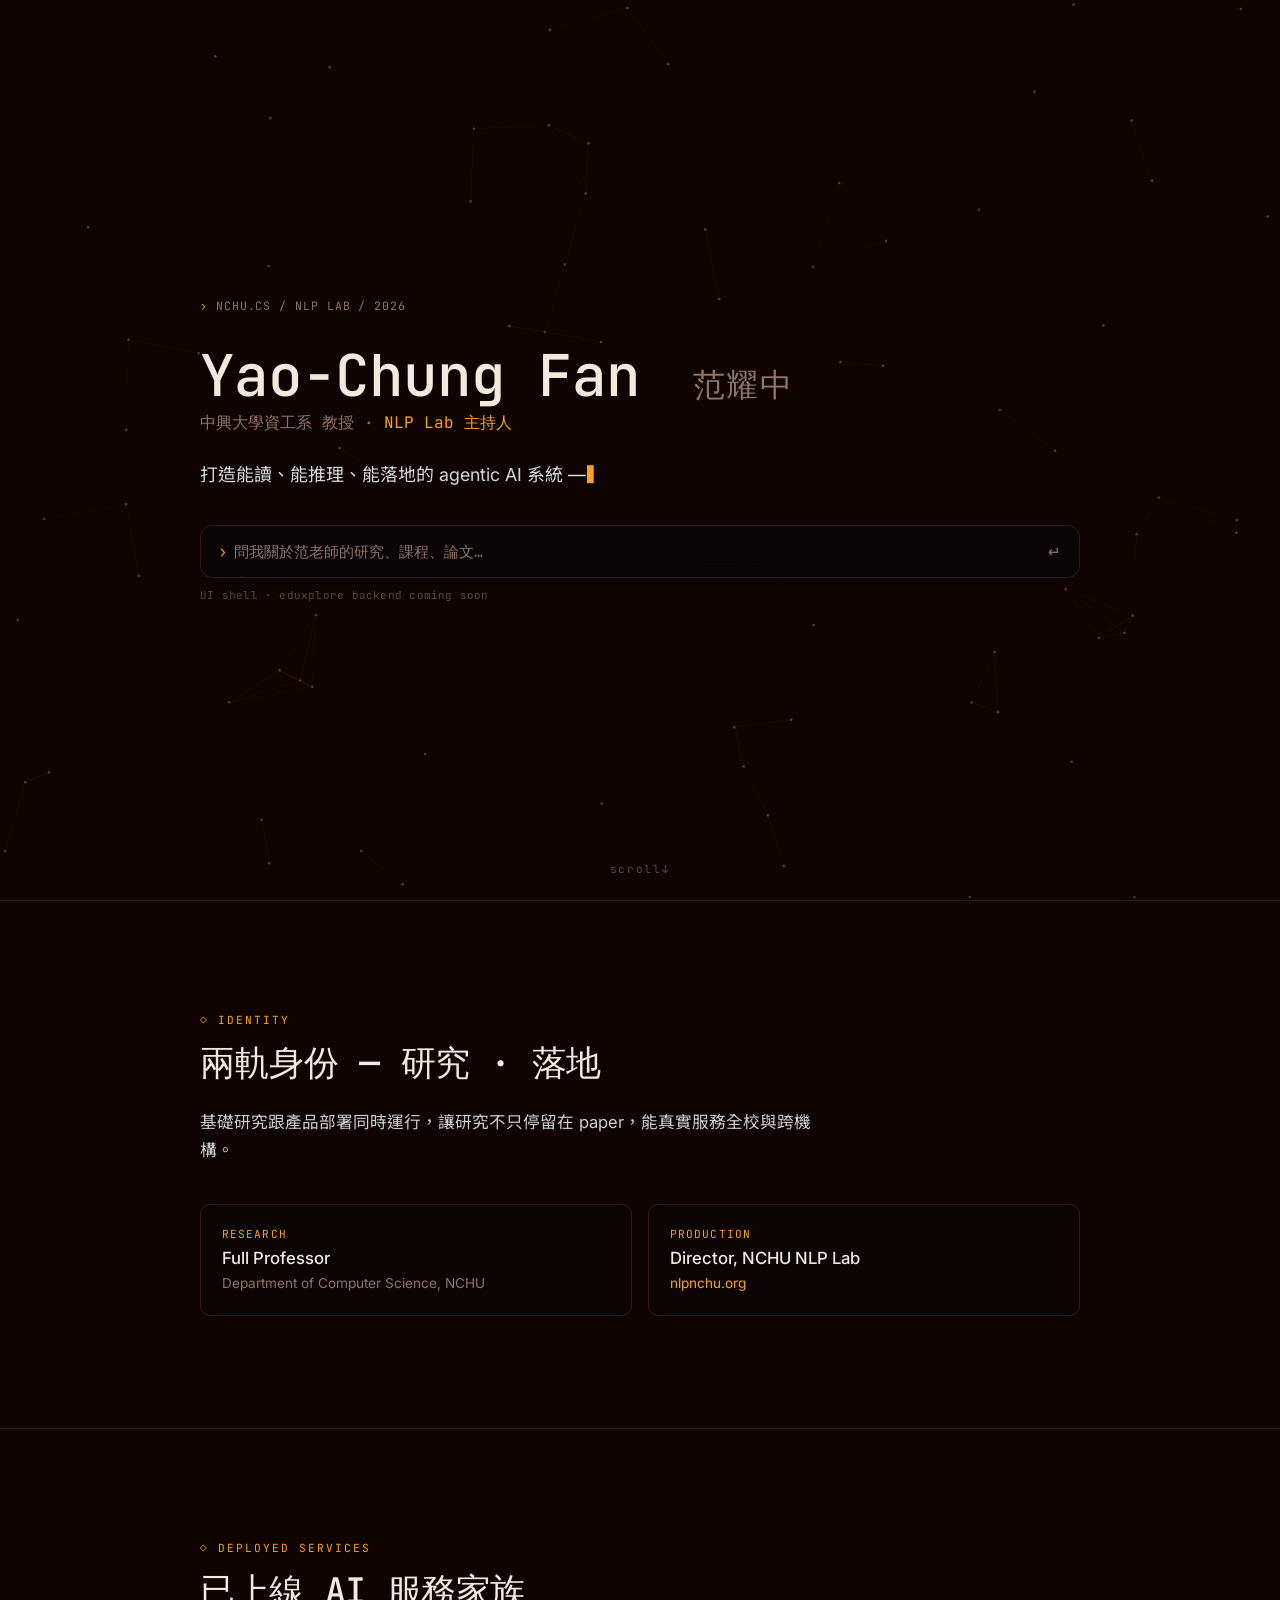
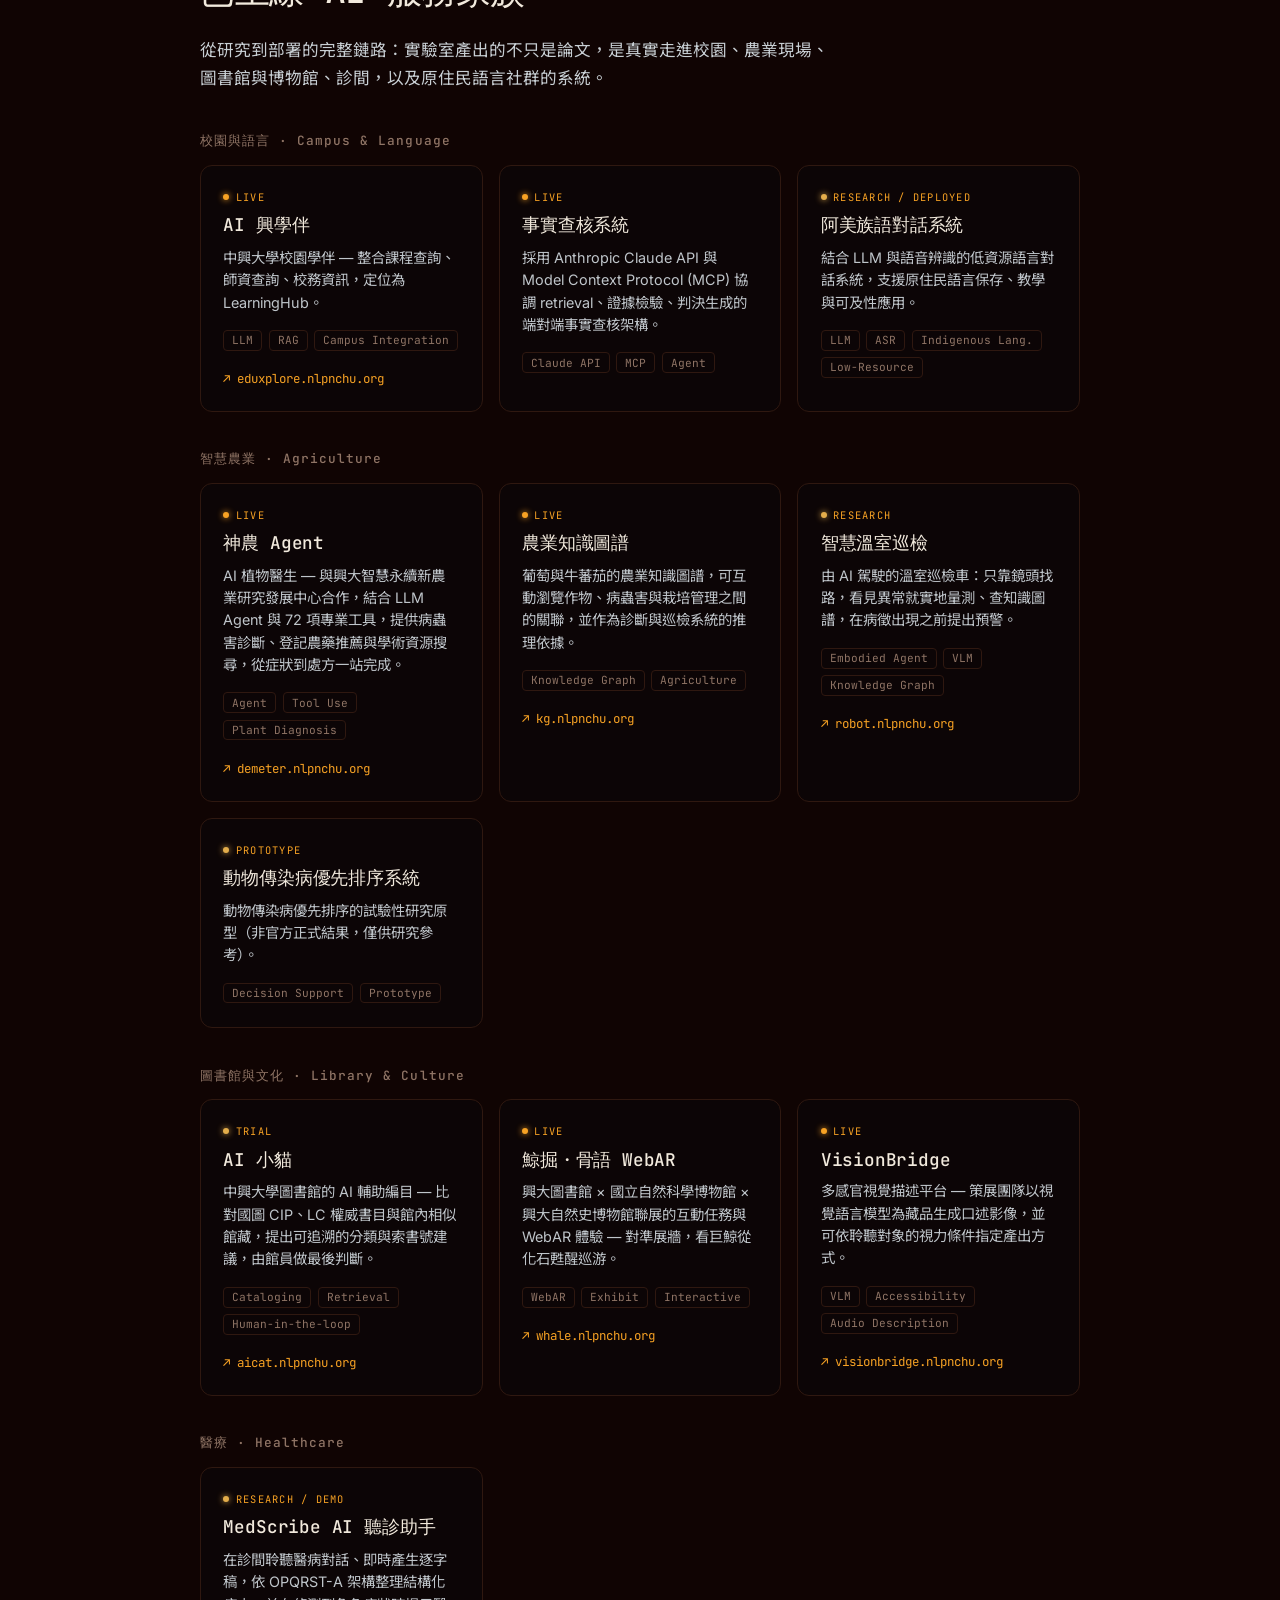
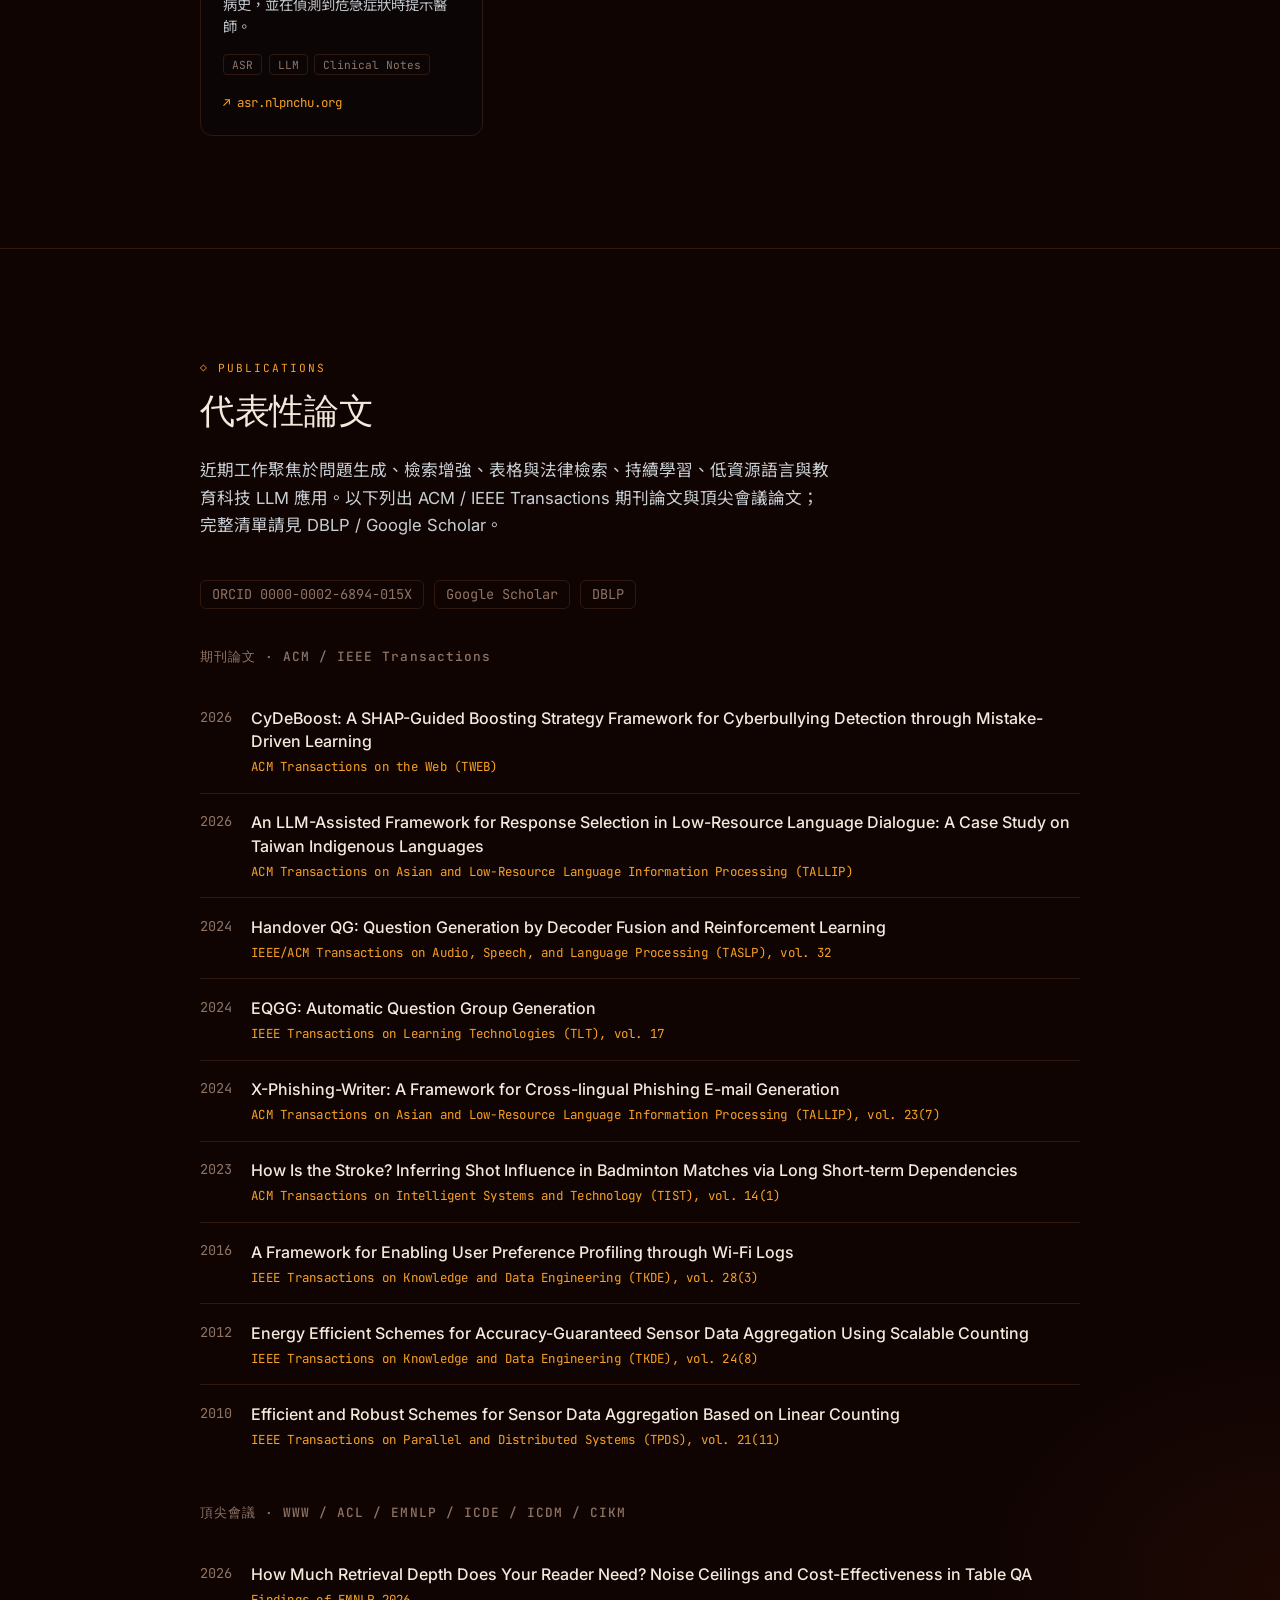
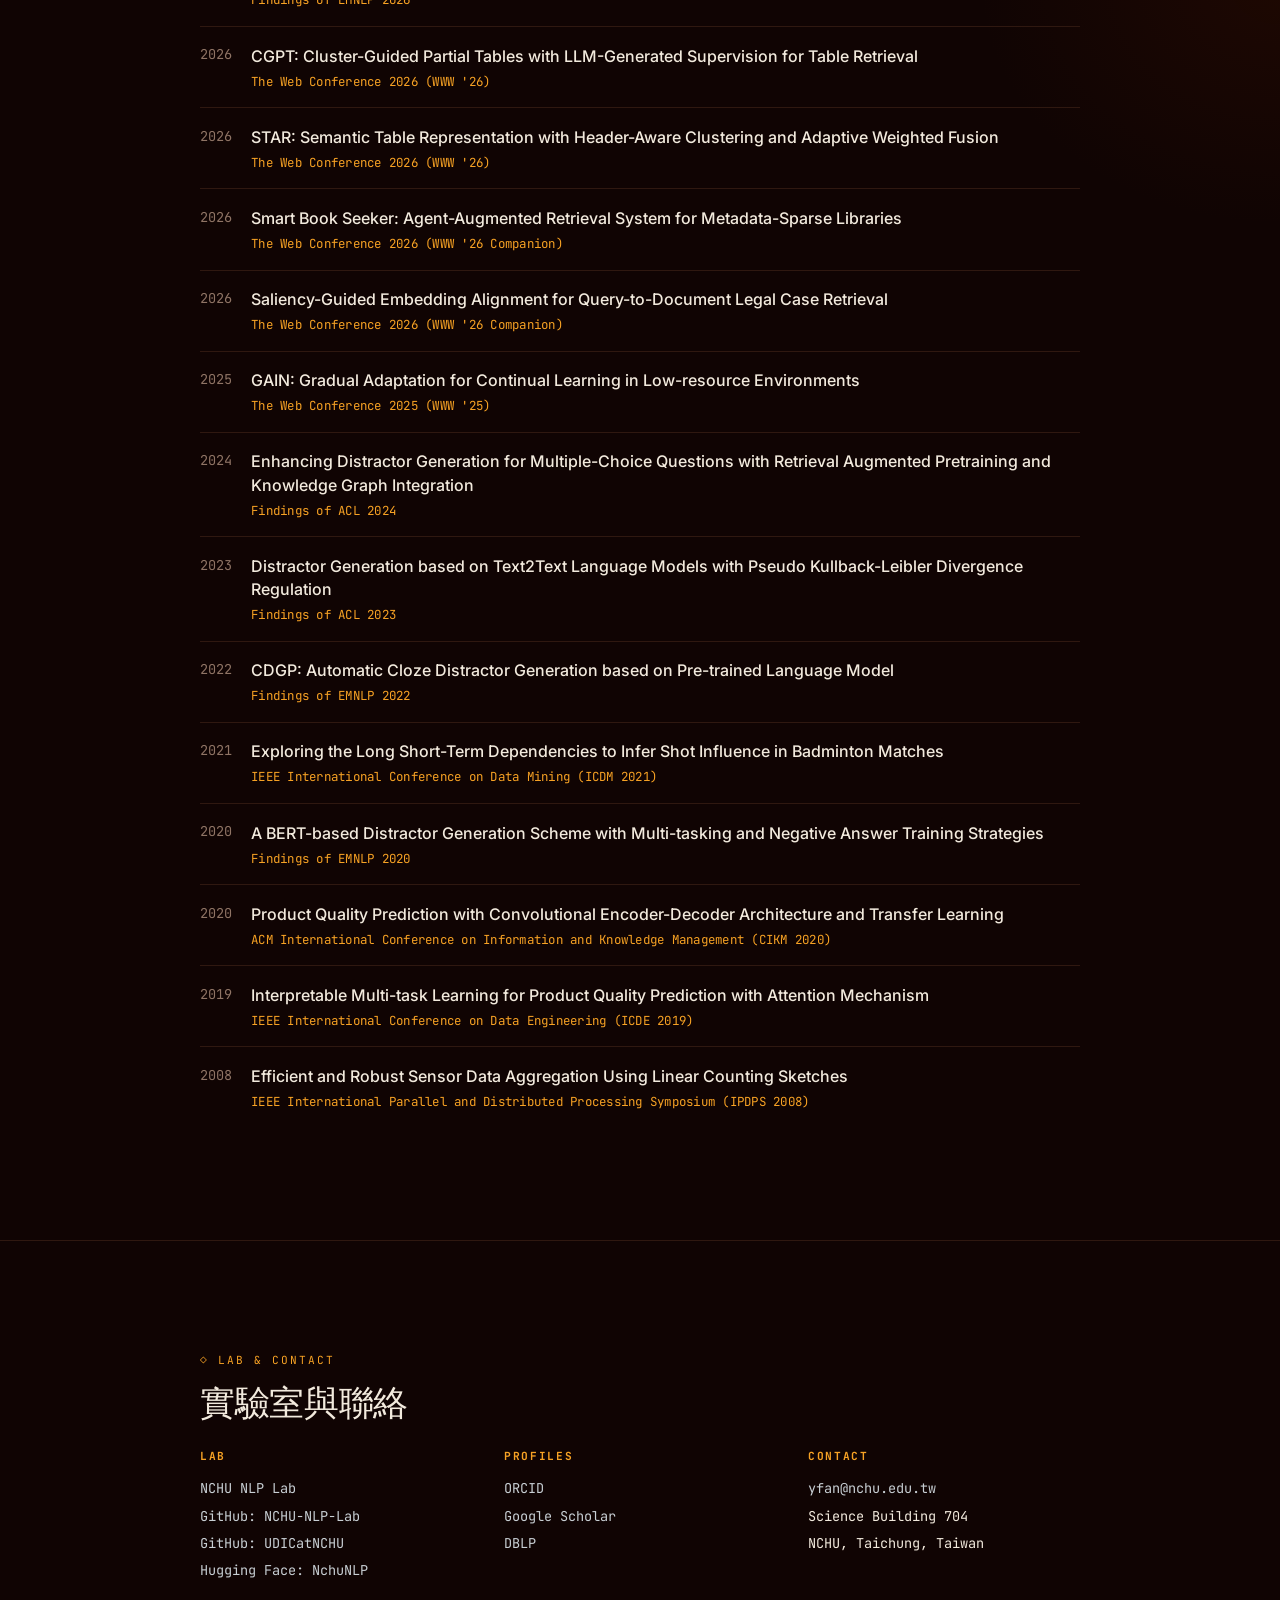
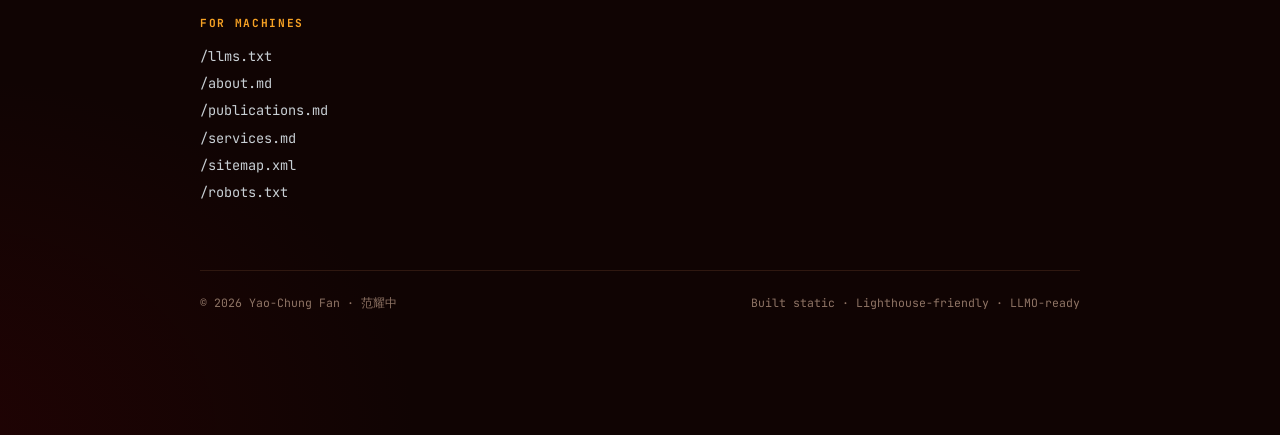
<file: index.html>
<!doctype html>
<html lang="zh-Hant">
<head>
<meta charset="utf-8">
<meta name="viewport" content="width=device-width,initial-scale=1">

<title>Yao-Chung Fan (范耀中) · 中興大學資工系教授 · NLP Lab 主持人</title>
<meta name="description" content="Yao-Chung Fan (范耀中) — Full Professor at NCHU CS, Director of the NCHU NLP Lab. Research on Natural Language Generation, Agentic AI, Educational LLMs. Leads deployment of AI 興學伴 (eduxplore), 神農 Agent for plant diagnosis, fact-checking with Claude+MCP, library and museum AI (AI 小貓, VisionBridge, WebAR), and Amis Indigenous-language dialogue.">
<meta name="author" content="Yao-Chung Fan">
<meta name="robots" content="index, follow, max-image-preview:large">
<link rel="canonical" href="https://yfan.nlpnchu.org/">
<link rel="alternate" hreflang="zh-Hant" href="https://yfan.nlpnchu.org/">
<link rel="alternate" hreflang="en" href="https://yfan.nlpnchu.org/">
<link rel="alternate" hreflang="x-default" href="https://yfan.nlpnchu.org/">

<meta property="og:type" content="profile">
<meta property="og:title" content="Yao-Chung Fan · NCHU NLP Lab">
<meta property="og:description" content="Full Professor at NCHU CS, Director of the NCHU NLP Lab. Agentic AI, NLG, Educational LLMs.">
<meta property="og:url" content="https://yfan.nlpnchu.org/">
<meta property="og:image" content="https://yfan.nlpnchu.org/img/author-pic.jpg">
<meta property="og:locale" content="zh_TW">
<meta property="og:locale:alternate" content="en_US">
<meta property="profile:first_name" content="Yao-Chung">
<meta property="profile:last_name" content="Fan">

<meta name="twitter:card" content="summary_large_image">
<meta name="twitter:title" content="Yao-Chung Fan · NCHU NLP Lab">
<meta name="twitter:description" content="Full Professor at NCHU CS, Director of the NCHU NLP Lab.">
<meta name="twitter:image" content="https://yfan.nlpnchu.org/img/author-pic.jpg">

<link rel="me" href="https://orcid.org/0000-0002-6894-015X">
<link rel="me" href="https://scholar.google.com/citations?user=AGJnJ98AAAAJ">
<link rel="me" href="https://dblp.org/pers/hd/f/Fan:Yao=Chung">
<link rel="me" href="https://github.com/NCHU-NLP-Lab">
<link rel="me" href="https://github.com/UDICatNCHU">

<script type="application/ld+json">
{
  "@context": "https://schema.org",
  "@graph": [
    {
      "@type": "Person",
      "@id": "https://yfan.nlpnchu.org/#person",
      "name": "Yao-Chung Fan",
      "alternateName": [
        "范耀中",
        "Yao Chung Fan"
      ],
      "givenName": "Yao-Chung",
      "familyName": "Fan",
      "honorificPrefix": "Prof.",
      "jobTitle": [
        "Full Professor",
        "Director, NCHU NLP Laboratory"
      ],
      "email": "mailto:yfan@nchu.edu.tw",
      "url": "https://yfan.nlpnchu.org/",
      "image": "https://yfan.nlpnchu.org/img/author-pic.jpg",
      "workLocation": {
        "@type": "Place",
        "name": "Science Building Room 704, National Chung Hsing University",
        "address": {
          "@type": "PostalAddress",
          "addressLocality": "Taichung",
          "addressCountry": "TW"
        }
      },
      "affiliation": {
        "@type": "CollegeOrUniversity",
        "@id": "https://www.nchu.edu.tw/#org",
        "name": "National Chung Hsing University",
        "alternateName": "中興大學",
        "url": "https://www.nchu.edu.tw/",
        "department": {
          "@type": "EducationalOrganization",
          "name": "Department of Computer Science",
          "alternateName": "資訊工程學系"
        }
      },
      "alumniOf": {
        "@type": "CollegeOrUniversity",
        "name": "National Tsing Hua University",
        "alternateName": "國立清華大學",
        "url": "https://www.nthu.edu.tw/"
      },
      "knowsAbout": [
        "Natural Language Generation",
        "Natural Language Processing",
        "Agentic AI",
        "Large Language Models",
        "Educational Technology",
        "Machine Reading Comprehension",
        "Retrieval-Augmented Generation",
        "Question Generation",
        "Low-resource Language Dialogue",
        "Indigenous Language Technology"
      ],
      "sameAs": [
        "https://orcid.org/0000-0002-6894-015X",
        "https://scholar.google.com/citations?user=AGJnJ98AAAAJ&hl=en",
        "https://dblp.org/pers/hd/f/Fan:Yao=Chung",
        "https://github.com/NCHU-NLP-Lab",
        "https://github.com/UDICatNCHU",
        "https://huggingface.co/NchuNLP",
        "https://nlpnchu.org/"
      ]
    },
    {
      "@type": "ItemList",
      "@id": "https://yfan.nlpnchu.org/#publications",
      "name": "Selected Publications by Yao-Chung Fan",
      "itemListOrder": "https://schema.org/ItemListOrderDescending",
      "itemListElement": [
        {
          "@type": "ListItem",
          "position": 1,
          "item": {
            "@type": "ScholarlyArticle",
            "@id": "https://yfan.nlpnchu.org/#paper-tweb2026-cydeboost",
            "name": "CyDeBoost: A SHAP-Guided Boosting Strategy Framework for Cyberbullying Detection through Mistake-Driven Learning",
            "isPartOf": {
              "@type": "Periodical",
              "name": "ACM Transactions on the Web (TWEB)"
            },
            "datePublished": "2026",
            "sameAs": "https://doi.org/10.1145/3831585",
            "author": {
              "@id": "https://yfan.nlpnchu.org/#person"
            }
          }
        },
        {
          "@type": "ListItem",
          "position": 2,
          "item": {
            "@type": "ScholarlyArticle",
            "@id": "https://yfan.nlpnchu.org/#paper-tallip2026-response-selection",
            "name": "An LLM-Assisted Framework for Response Selection in Low-Resource Language Dialogue: A Case Study on Taiwan Indigenous Languages",
            "isPartOf": {
              "@type": "Periodical",
              "name": "ACM Transactions on Asian and Low-Resource Language Information Processing (TALLIP)"
            },
            "datePublished": "2026",
            "sameAs": "https://doi.org/10.1145/3845610",
            "author": {
              "@id": "https://yfan.nlpnchu.org/#person"
            }
          }
        },
        {
          "@type": "ListItem",
          "position": 3,
          "item": {
            "@type": "ScholarlyArticle",
            "@id": "https://yfan.nlpnchu.org/#paper-taslp2024-handover",
            "name": "Handover QG: Question Generation by Decoder Fusion and Reinforcement Learning",
            "isPartOf": {
              "@type": "Periodical",
              "name": "IEEE/ACM Transactions on Audio, Speech, and Language Processing (TASLP), vol. 32"
            },
            "datePublished": "2024",
            "sameAs": "https://doi.org/10.1109/TASLP.2024.3426292",
            "author": {
              "@id": "https://yfan.nlpnchu.org/#person"
            }
          }
        },
        {
          "@type": "ListItem",
          "position": 4,
          "item": {
            "@type": "ScholarlyArticle",
            "@id": "https://yfan.nlpnchu.org/#paper-tlt2024-eqgg",
            "name": "EQGG: Automatic Question Group Generation",
            "isPartOf": {
              "@type": "Periodical",
              "name": "IEEE Transactions on Learning Technologies (TLT), vol. 17"
            },
            "datePublished": "2024",
            "sameAs": "https://doi.org/10.1109/TLT.2024.3430225",
            "author": {
              "@id": "https://yfan.nlpnchu.org/#person"
            }
          }
        },
        {
          "@type": "ListItem",
          "position": 5,
          "item": {
            "@type": "ScholarlyArticle",
            "@id": "https://yfan.nlpnchu.org/#paper-tallip2024-xphishing",
            "name": "X-Phishing-Writer: A Framework for Cross-lingual Phishing E-mail Generation",
            "isPartOf": {
              "@type": "Periodical",
              "name": "ACM Transactions on Asian and Low-Resource Language Information Processing (TALLIP), vol. 23(7)"
            },
            "datePublished": "2024",
            "sameAs": "https://doi.org/10.1145/3670402",
            "author": {
              "@id": "https://yfan.nlpnchu.org/#person"
            }
          }
        },
        {
          "@type": "ListItem",
          "position": 6,
          "item": {
            "@type": "ScholarlyArticle",
            "@id": "https://yfan.nlpnchu.org/#paper-tist2023-badminton",
            "name": "How Is the Stroke? Inferring Shot Influence in Badminton Matches via Long Short-term Dependencies",
            "isPartOf": {
              "@type": "Periodical",
              "name": "ACM Transactions on Intelligent Systems and Technology (TIST), vol. 14(1)"
            },
            "datePublished": "2023",
            "sameAs": "https://doi.org/10.1145/3551391",
            "author": {
              "@id": "https://yfan.nlpnchu.org/#person"
            }
          }
        },
        {
          "@type": "ListItem",
          "position": 7,
          "item": {
            "@type": "ScholarlyArticle",
            "@id": "https://yfan.nlpnchu.org/#paper-tkde2016-wifi",
            "name": "A Framework for Enabling User Preference Profiling through Wi-Fi Logs",
            "isPartOf": {
              "@type": "Periodical",
              "name": "IEEE Transactions on Knowledge and Data Engineering (TKDE), vol. 28(3)"
            },
            "datePublished": "2016",
            "sameAs": "https://doi.org/10.1109/TKDE.2015.2489657",
            "author": {
              "@id": "https://yfan.nlpnchu.org/#person"
            }
          }
        },
        {
          "@type": "ListItem",
          "position": 8,
          "item": {
            "@type": "ScholarlyArticle",
            "@id": "https://yfan.nlpnchu.org/#paper-tkde2012-counting",
            "name": "Energy Efficient Schemes for Accuracy-Guaranteed Sensor Data Aggregation Using Scalable Counting",
            "isPartOf": {
              "@type": "Periodical",
              "name": "IEEE Transactions on Knowledge and Data Engineering (TKDE), vol. 24(8)"
            },
            "datePublished": "2012",
            "sameAs": "https://doi.org/10.1109/TKDE.2011.76",
            "author": {
              "@id": "https://yfan.nlpnchu.org/#person"
            }
          }
        },
        {
          "@type": "ListItem",
          "position": 9,
          "item": {
            "@type": "ScholarlyArticle",
            "@id": "https://yfan.nlpnchu.org/#paper-tpds2010-linear-counting",
            "name": "Efficient and Robust Schemes for Sensor Data Aggregation Based on Linear Counting",
            "isPartOf": {
              "@type": "Periodical",
              "name": "IEEE Transactions on Parallel and Distributed Systems (TPDS), vol. 21(11)"
            },
            "datePublished": "2010",
            "sameAs": "https://doi.org/10.1109/TPDS.2010.33",
            "author": {
              "@id": "https://yfan.nlpnchu.org/#person"
            }
          }
        },
        {
          "@type": "ListItem",
          "position": 10,
          "item": {
            "@type": "ScholarlyArticle",
            "@id": "https://yfan.nlpnchu.org/#paper-emnlp2026-retrieval-depth",
            "name": "How Much Retrieval Depth Does Your Reader Need? Noise Ceilings and Cost-Effectiveness in Table QA",
            "isPartOf": {
              "@type": "PublicationVolume",
              "name": "Findings of EMNLP 2026"
            },
            "datePublished": "2026",
            "sameAs": "https://aclanthology.org/2026.findings-emnlp.2245/",
            "author": {
              "@id": "https://yfan.nlpnchu.org/#person"
            }
          }
        },
        {
          "@type": "ListItem",
          "position": 11,
          "item": {
            "@type": "ScholarlyArticle",
            "@id": "https://yfan.nlpnchu.org/#paper-www2026-cgpt",
            "name": "CGPT: Cluster-Guided Partial Tables with LLM-Generated Supervision for Table Retrieval",
            "isPartOf": {
              "@type": "PublicationVolume",
              "name": "The Web Conference 2026 (WWW '26)"
            },
            "datePublished": "2026",
            "sameAs": "https://doi.org/10.1145/3774904.3792916",
            "author": {
              "@id": "https://yfan.nlpnchu.org/#person"
            }
          }
        },
        {
          "@type": "ListItem",
          "position": 12,
          "item": {
            "@type": "ScholarlyArticle",
            "@id": "https://yfan.nlpnchu.org/#paper-www2026-star",
            "name": "STAR: Semantic Table Representation with Header-Aware Clustering and Adaptive Weighted Fusion",
            "isPartOf": {
              "@type": "PublicationVolume",
              "name": "The Web Conference 2026 (WWW '26)"
            },
            "datePublished": "2026",
            "sameAs": "https://doi.org/10.1145/3774904.3792962",
            "author": {
              "@id": "https://yfan.nlpnchu.org/#person"
            }
          }
        },
        {
          "@type": "ListItem",
          "position": 13,
          "item": {
            "@type": "ScholarlyArticle",
            "@id": "https://yfan.nlpnchu.org/#paper-www2026-book-seeker",
            "name": "Smart Book Seeker: Agent-Augmented Retrieval System for Metadata-Sparse Libraries",
            "isPartOf": {
              "@type": "PublicationVolume",
              "name": "The Web Conference 2026 (WWW '26 Companion)"
            },
            "datePublished": "2026",
            "sameAs": "https://doi.org/10.1145/3774905.3795723",
            "author": {
              "@id": "https://yfan.nlpnchu.org/#person"
            }
          }
        },
        {
          "@type": "ListItem",
          "position": 14,
          "item": {
            "@type": "ScholarlyArticle",
            "@id": "https://yfan.nlpnchu.org/#paper-www2026-legal-retrieval",
            "name": "Saliency-Guided Embedding Alignment for Query-to-Document Legal Case Retrieval",
            "isPartOf": {
              "@type": "PublicationVolume",
              "name": "The Web Conference 2026 (WWW '26 Companion)"
            },
            "datePublished": "2026",
            "sameAs": "https://doi.org/10.1145/3774905.3795085",
            "author": {
              "@id": "https://yfan.nlpnchu.org/#person"
            }
          }
        },
        {
          "@type": "ListItem",
          "position": 15,
          "item": {
            "@type": "ScholarlyArticle",
            "@id": "https://yfan.nlpnchu.org/#paper-www2025-gain",
            "name": "GAIN: Gradual Adaptation for Continual Learning in Low-resource Environments",
            "isPartOf": {
              "@type": "PublicationVolume",
              "name": "The Web Conference 2025 (WWW '25)"
            },
            "datePublished": "2025",
            "sameAs": "https://doi.org/10.1145/3701716.3715499",
            "author": {
              "@id": "https://yfan.nlpnchu.org/#person"
            }
          }
        },
        {
          "@type": "ListItem",
          "position": 16,
          "item": {
            "@type": "ScholarlyArticle",
            "@id": "https://yfan.nlpnchu.org/#paper-acl2024-distractor",
            "name": "Enhancing Distractor Generation for Multiple-Choice Questions with Retrieval Augmented Pretraining and Knowledge Graph Integration",
            "isPartOf": {
              "@type": "PublicationVolume",
              "name": "Findings of ACL 2024"
            },
            "datePublished": "2024",
            "sameAs": "https://doi.org/10.18653/v1/2024.findings-acl.655",
            "author": {
              "@id": "https://yfan.nlpnchu.org/#person"
            }
          }
        },
        {
          "@type": "ListItem",
          "position": 17,
          "item": {
            "@type": "ScholarlyArticle",
            "@id": "https://yfan.nlpnchu.org/#paper-acl2023-distractor-kl",
            "name": "Distractor Generation based on Text2Text Language Models with Pseudo Kullback-Leibler Divergence Regulation",
            "isPartOf": {
              "@type": "PublicationVolume",
              "name": "Findings of ACL 2023"
            },
            "datePublished": "2023",
            "sameAs": "https://doi.org/10.18653/v1/2023.findings-acl.790",
            "author": {
              "@id": "https://yfan.nlpnchu.org/#person"
            }
          }
        },
        {
          "@type": "ListItem",
          "position": 18,
          "item": {
            "@type": "ScholarlyArticle",
            "@id": "https://yfan.nlpnchu.org/#paper-emnlp2022-cdgp",
            "name": "CDGP: Automatic Cloze Distractor Generation based on Pre-trained Language Model",
            "isPartOf": {
              "@type": "PublicationVolume",
              "name": "Findings of EMNLP 2022"
            },
            "datePublished": "2022",
            "sameAs": "https://doi.org/10.18653/v1/2022.findings-emnlp.429",
            "author": {
              "@id": "https://yfan.nlpnchu.org/#person"
            }
          }
        },
        {
          "@type": "ListItem",
          "position": 19,
          "item": {
            "@type": "ScholarlyArticle",
            "@id": "https://yfan.nlpnchu.org/#paper-icdm2021-badminton",
            "name": "Exploring the Long Short-Term Dependencies to Infer Shot Influence in Badminton Matches",
            "isPartOf": {
              "@type": "PublicationVolume",
              "name": "IEEE International Conference on Data Mining (ICDM 2021)"
            },
            "datePublished": "2021",
            "sameAs": "https://doi.org/10.1109/ICDM51629.2021.00178",
            "author": {
              "@id": "https://yfan.nlpnchu.org/#person"
            }
          }
        },
        {
          "@type": "ListItem",
          "position": 20,
          "item": {
            "@type": "ScholarlyArticle",
            "@id": "https://yfan.nlpnchu.org/#paper-emnlp2020-distractor",
            "name": "A BERT-based Distractor Generation Scheme with Multi-tasking and Negative Answer Training Strategies",
            "isPartOf": {
              "@type": "PublicationVolume",
              "name": "Findings of EMNLP 2020"
            },
            "datePublished": "2020",
            "sameAs": "https://doi.org/10.18653/v1/2020.findings-emnlp.393",
            "author": {
              "@id": "https://yfan.nlpnchu.org/#person"
            }
          }
        },
        {
          "@type": "ListItem",
          "position": 21,
          "item": {
            "@type": "ScholarlyArticle",
            "@id": "https://yfan.nlpnchu.org/#paper-cikm2020-quality",
            "name": "Product Quality Prediction with Convolutional Encoder-Decoder Architecture and Transfer Learning",
            "isPartOf": {
              "@type": "PublicationVolume",
              "name": "ACM International Conference on Information and Knowledge Management (CIKM 2020)"
            },
            "datePublished": "2020",
            "sameAs": "https://doi.org/10.1145/3340531.3412007",
            "author": {
              "@id": "https://yfan.nlpnchu.org/#person"
            }
          }
        },
        {
          "@type": "ListItem",
          "position": 22,
          "item": {
            "@type": "ScholarlyArticle",
            "@id": "https://yfan.nlpnchu.org/#paper-icde2019-quality",
            "name": "Interpretable Multi-task Learning for Product Quality Prediction with Attention Mechanism",
            "isPartOf": {
              "@type": "PublicationVolume",
              "name": "IEEE International Conference on Data Engineering (ICDE 2019)"
            },
            "datePublished": "2019",
            "sameAs": "https://doi.org/10.1109/ICDE.2019.00207",
            "author": {
              "@id": "https://yfan.nlpnchu.org/#person"
            }
          }
        },
        {
          "@type": "ListItem",
          "position": 23,
          "item": {
            "@type": "ScholarlyArticle",
            "@id": "https://yfan.nlpnchu.org/#paper-ipdps2008-linear-counting",
            "name": "Efficient and Robust Sensor Data Aggregation Using Linear Counting Sketches",
            "isPartOf": {
              "@type": "PublicationVolume",
              "name": "IEEE International Parallel and Distributed Processing Symposium (IPDPS 2008)"
            },
            "datePublished": "2008",
            "sameAs": "https://doi.org/10.1109/IPDPS.2008.4536265",
            "author": {
              "@id": "https://yfan.nlpnchu.org/#person"
            }
          }
        }
      ]
    },
    {
      "@type": "ItemList",
      "@id": "https://yfan.nlpnchu.org/#services",
      "name": "Deployed AI Services led by Yao-Chung Fan / NCHU NLP Lab",
      "itemListElement": [
        {
          "@type": "ListItem",
          "position": 1,
          "item": {
            "@type": "WebApplication",
            "@id": "https://yfan.nlpnchu.org/#service-eduxplore",
            "name": "AI 興學伴 (eduxplore)",
            "alternateName": "AI 興學伴",
            "url": "https://eduxplore.nlpnchu.org/",
            "applicationCategory": "EducationalApplication",
            "description": "Campus learning advisor integrating NCHU's institutional information (course search, faculty lookup, learning resources) into a conversational interface.",
            "creator": {
              "@id": "https://yfan.nlpnchu.org/#person"
            }
          }
        },
        {
          "@type": "ListItem",
          "position": 2,
          "item": {
            "@type": "SoftwareApplication",
            "@id": "https://yfan.nlpnchu.org/#service-fact-checking",
            "name": "Fact-Checking System",
            "alternateName": "事實查核系統",
            "applicationCategory": "UtilitiesApplication",
            "description": "End-to-end fact verification system using Claude API and the Model Context Protocol (MCP) to coordinate retrieval, evidence checking, and verdict generation.",
            "creator": {
              "@id": "https://yfan.nlpnchu.org/#person"
            }
          }
        },
        {
          "@type": "ListItem",
          "position": 3,
          "item": {
            "@type": "SoftwareApplication",
            "@id": "https://yfan.nlpnchu.org/#service-amis",
            "name": "Amis (阿美族語) Dialogue System",
            "alternateName": "阿美族語對話系統",
            "applicationCategory": "EducationalApplication",
            "description": "LLM + speech recognition system for Amis, a low-resource Indigenous Taiwanese language, supporting language preservation, education, and accessibility.",
            "creator": {
              "@id": "https://yfan.nlpnchu.org/#person"
            }
          }
        },
        {
          "@type": "ListItem",
          "position": 4,
          "item": {
            "@type": "WebApplication",
            "@id": "https://yfan.nlpnchu.org/#service-shennong-agent",
            "name": "神農 Agent (Demeter)",
            "alternateName": "神農 Agent",
            "url": "https://demeter.nlpnchu.org/",
            "applicationCategory": "UtilitiesApplication",
            "description": "AI plant doctor built with NCHU's Smart Sustainable New Agriculture Research Center: an LLM agent with 72 domain tools for pest and disease diagnosis, registered-pesticide recommendation, and academic resource search.",
            "creator": {
              "@id": "https://yfan.nlpnchu.org/#person"
            }
          }
        },
        {
          "@type": "ListItem",
          "position": 5,
          "item": {
            "@type": "WebApplication",
            "@id": "https://yfan.nlpnchu.org/#service-agri-kg",
            "name": "Grape & Beefsteak Tomato Agricultural Knowledge Graph",
            "alternateName": "農業知識圖譜",
            "url": "https://kg.nlpnchu.org/",
            "applicationCategory": "UtilitiesApplication",
            "description": "Interactive agricultural knowledge graph for grape and beefsteak tomato, used as the reasoning backbone for the diagnosis and greenhouse-patrol systems.",
            "creator": {
              "@id": "https://yfan.nlpnchu.org/#person"
            }
          }
        },
        {
          "@type": "ListItem",
          "position": 6,
          "item": {
            "@type": "WebApplication",
            "@id": "https://yfan.nlpnchu.org/#service-greenhouse-patrol",
            "name": "Smart Greenhouse Patrol",
            "alternateName": "智慧溫室巡檢",
            "url": "https://robot.nlpnchu.org/",
            "applicationCategory": "UtilitiesApplication",
            "description": "An AI-driven greenhouse patrol vehicle that navigates by cameras alone, measures on site, consults the knowledge graph, and raises warnings before disease symptoms appear.",
            "creator": {
              "@id": "https://yfan.nlpnchu.org/#person"
            }
          }
        },
        {
          "@type": "ListItem",
          "position": 7,
          "item": {
            "@type": "SoftwareApplication",
            "@id": "https://yfan.nlpnchu.org/#service-animal-disease",
            "name": "Animal Infectious Disease Prioritization System",
            "alternateName": "動物傳染病優先排序系統",
            "applicationCategory": "UtilitiesApplication",
            "description": "Experimental research prototype for prioritizing animal infectious diseases (not an official result; research reference only).",
            "creator": {
              "@id": "https://yfan.nlpnchu.org/#person"
            }
          }
        },
        {
          "@type": "ListItem",
          "position": 8,
          "item": {
            "@type": "WebApplication",
            "@id": "https://yfan.nlpnchu.org/#service-aicat",
            "name": "AI 小貓 (AI-assisted Cataloging)",
            "alternateName": "AI 小貓",
            "url": "https://aicat.nlpnchu.org/",
            "applicationCategory": "UtilitiesApplication",
            "description": "AI-assisted cataloging for the NCHU Library: matches NCL CIP, Library of Congress authority records, and similar local holdings to propose traceable classification and call-number suggestions, with librarians making the final decision.",
            "creator": {
              "@id": "https://yfan.nlpnchu.org/#person"
            }
          }
        },
        {
          "@type": "ListItem",
          "position": 9,
          "item": {
            "@type": "WebApplication",
            "@id": "https://yfan.nlpnchu.org/#service-whale-ar",
            "name": "Giant Unearthed (鯨掘・骨語) WebAR Exhibit",
            "alternateName": "鯨掘・骨語 WebAR",
            "url": "https://whale.nlpnchu.org/",
            "applicationCategory": "EntertainmentApplication",
            "description": "Interactive missions and a WebAR experience for the joint exhibition by the NCHU Library, the National Museum of Natural Science, and the NCHU Museum of Natural History.",
            "creator": {
              "@id": "https://yfan.nlpnchu.org/#person"
            }
          }
        },
        {
          "@type": "ListItem",
          "position": 10,
          "item": {
            "@type": "WebApplication",
            "@id": "https://yfan.nlpnchu.org/#service-visionbridge",
            "name": "VisionBridge",
            "url": "https://visionbridge.nlpnchu.org/",
            "applicationCategory": "UtilitiesApplication",
            "description": "Multisensory visual description platform: curators use vision-language models to generate audio descriptions of artworks, conditioned on the intended listener.",
            "creator": {
              "@id": "https://yfan.nlpnchu.org/#person"
            }
          }
        },
        {
          "@type": "ListItem",
          "position": 11,
          "item": {
            "@type": "WebApplication",
            "@id": "https://yfan.nlpnchu.org/#service-medscribe",
            "name": "MedScribe",
            "alternateName": "MedScribe AI 聽診助手",
            "url": "https://asr.nlpnchu.org/",
            "applicationCategory": "MedicalApplication",
            "description": "Ambient clinical scribe: transcribes doctor-patient conversations in real time, organizes a structured history following OPQRST-A, and alerts the physician to red-flag symptoms.",
            "creator": {
              "@id": "https://yfan.nlpnchu.org/#person"
            }
          }
        }
      ]
    },
    {
      "@type": "WebSite",
      "@id": "https://yfan.nlpnchu.org/#website",
      "url": "https://yfan.nlpnchu.org/",
      "name": "Yao-Chung Fan",
      "inLanguage": "zh-Hant",
      "publisher": {
        "@id": "https://yfan.nlpnchu.org/#person"
      }
    }
  ]
}
  </script>

<link rel="preconnect" href="https://fonts.googleapis.com">
<link rel="preconnect" href="https://fonts.gstatic.com" crossorigin>
<link rel="stylesheet" href="https://fonts.googleapis.com/css2?family=Inter:wght@400;500;600&family=JetBrains+Mono:wght@400;500&family=Noto+Sans+TC:wght@400;500&display=swap">

<style>
  *, *::before, *::after { box-sizing: border-box; }
  html, body { margin: 0; padding: 0; }

  :root {
    --bg:        oklch(0.13 0.025 35);
    --bg-deep:   oklch(0.08 0.025 30);
    --fg:        oklch(0.94 0.02 80);
    --muted:     oklch(0.58 0.04 50);
    --border:    oklch(0.24 0.04 40);
    --accent:    oklch(0.78 0.16 70);
    --accent-rgb: 230 165 80;

    --font-mono: 'JetBrains Mono', ui-monospace, 'SF Mono', Menlo, Consolas, monospace;
    --font-sans: 'Inter', 'Noto Sans TC', -apple-system, system-ui, sans-serif;

    --gutter: clamp(1.25rem, 4vw, 3rem);
    --max: 880px;
  }

  body {
    background:
      radial-gradient(1200px 700px at 90% -10%, oklch(0.32 0.10 50 / 0.40), transparent 55%),
      radial-gradient(800px 600px at -5% 100%, oklch(0.25 0.10 25 / 0.30), transparent 60%),
      radial-gradient(500px 400px at 100% 70%, oklch(0.30 0.12 65 / 0.20), transparent 60%),
      var(--bg);
    color: var(--fg);
    font-family: var(--font-sans);
    min-height: 100dvh;
    overflow-x: hidden;
    -webkit-font-smoothing: antialiased;
    text-rendering: optimizeLegibility;
  }

  @media (prefers-reduced-motion: reduce) {
    *, *::before, *::after {
      animation-duration: 0.01ms !important;
      animation-iteration-count: 1 !important;
      transition-duration: 0.01ms !important;
    }
  }

  a { color: var(--accent); text-decoration: none; }
  a:hover { text-decoration: underline; text-underline-offset: 3px; }

  main { display: block; }

  /* ---------- HERO ---------- */
  .hero {
    position: relative;
    min-height: 100dvh;
    display: grid;
    place-items: center;
    padding: var(--gutter);
    overflow: hidden;
  }
  #bg {
    position: absolute;
    inset: 0;
    width: 100%;
    height: 100%;
    z-index: 0;
    opacity: 0.5;
    pointer-events: none;
  }
  .hero-content {
    position: relative;
    z-index: 1;
    max-width: var(--max);
    width: 100%;
  }
  .meta {
    font-family: var(--font-mono);
    font-size: 0.72rem;
    color: var(--muted);
    margin: 0 0 2rem;
    letter-spacing: 0.08em;
    text-transform: uppercase;
  }
  .meta::before { content: '› '; color: var(--accent); }
  h1.name {
    font-family: var(--font-mono);
    font-weight: 500;
    font-size: clamp(2.2rem, 5.5vw, 3.6rem);
    margin: 0 0 0.4rem;
    letter-spacing: -0.02em;
    line-height: 1.05;
  }
  h1.name .alt {
    color: var(--muted);
    font-size: 0.55em;
    margin-left: 0.6em;
    font-weight: 400;
    letter-spacing: 0.05em;
  }
  .titles {
    font-family: var(--font-mono);
    font-size: clamp(0.875rem, 1.4vw, 1rem);
    color: var(--muted);
    margin: 0 0 1.6rem;
  }
  .titles .accent { color: var(--accent); }
  .bio {
    font-family: var(--font-sans);
    font-size: clamp(1rem, 1.4vw, 1.125rem);
    line-height: 1.65;
    margin: 0 0 2.2rem;
    max-width: 36em;
    color: oklch(0.88 0.01 240);
  }
  .caret::after {
    content: '▍';
    color: var(--accent);
    margin-left: 1px;
    animation: blink 1.05s steps(1, end) infinite;
  }
  @keyframes blink { 0%, 50% { opacity: 1; } 50.01%, 100% { opacity: 0; } }

  /* Chat */
  .chat {
    display: flex;
    align-items: center;
    border: 1px solid var(--border);
    border-radius: 12px;
    background: oklch(0.14 0.005 240 / 0.55);
    backdrop-filter: blur(10px);
    -webkit-backdrop-filter: blur(10px);
    transition: border-color 200ms ease, box-shadow 200ms ease;
  }
  .chat:focus-within {
    border-color: rgb(var(--accent-rgb) / 0.6);
    box-shadow: 0 0 0 1px rgb(var(--accent-rgb) / 0.4),
                0 0 40px -8px rgb(var(--accent-rgb) / 0.5);
  }
  .chat-prefix {
    font-family: var(--font-mono);
    color: var(--accent);
    padding: 0 0.4rem 0 1.05rem;
    user-select: none;
    font-size: 1rem;
  }
  .chat input {
    flex: 1;
    background: transparent;
    border: 0;
    padding: 0.95rem 0;
    color: var(--fg);
    font-family: var(--font-mono);
    font-size: 0.95rem;
    outline: 0;
    min-width: 0;
  }
  .chat input::placeholder { color: var(--muted); }
  .chat button {
    background: transparent;
    border: 0;
    color: var(--muted);
    font-family: var(--font-mono);
    padding: 0 1.1rem;
    cursor: pointer;
    transition: color 150ms ease, transform 150ms ease;
    font-size: 0.95rem;
  }
  .chat button:hover { color: var(--accent); transform: translateX(2px); }
  .chat-shell-note {
    font-family: var(--font-mono);
    font-size: 0.68rem;
    color: var(--muted);
    margin: 0.6rem 0 0;
    opacity: 0.6;
    letter-spacing: 0.02em;
  }
  .chat-output {
    margin-top: 1.2rem;
    font-family: var(--font-mono);
    font-size: 0.85rem;
    color: oklch(0.78 0.01 240);
    line-height: 1.7;
    padding: 0.9rem 1rem;
    border-left: 1px solid rgb(var(--accent-rgb) / 0.4);
    background: oklch(0.14 0.005 240 / 0.3);
    border-radius: 0 6px 6px 0;
  }
  .chat-output .q { color: var(--fg); display: block; margin-bottom: 0.5rem; }
  .chat-output .q::before { content: '› '; color: var(--accent); }
  .chat-output .a::before {
    content: '◂ eduxplore: ';
    color: var(--accent);
    font-size: 0.72rem;
    letter-spacing: 0.05em;
  }
  .scroll-cue {
    position: absolute;
    bottom: 1.5rem;
    left: 50%;
    transform: translateX(-50%);
    font-family: var(--font-mono);
    font-size: 0.7rem;
    color: var(--muted);
    letter-spacing: 0.15em;
    opacity: 0.6;
    z-index: 1;
  }
  .scroll-cue::after {
    content: ' ↓';
    display: inline-block;
    animation: bob 2.4s ease-in-out infinite;
  }
  @keyframes bob {
    0%, 100% { transform: translateY(0); opacity: 0.6; }
    50%      { transform: translateY(4px); opacity: 1; }
  }

  /* ---------- SHARED SECTION ---------- */
  section {
    padding: clamp(4rem, 9vw, 7rem) var(--gutter);
    border-top: 1px solid var(--border);
    position: relative;
  }
  .section-inner { max-width: var(--max); margin: 0 auto; }
  .section-label {
    font-family: var(--font-mono);
    font-size: 0.7rem;
    color: var(--accent);
    letter-spacing: 0.18em;
    text-transform: uppercase;
    margin: 0 0 1rem;
  }
  .section-label::before { content: '◇ '; }
  h2 {
    font-family: var(--font-mono);
    font-weight: 500;
    font-size: clamp(1.6rem, 3.5vw, 2.2rem);
    margin: 0 0 1.6rem;
    letter-spacing: -0.01em;
    line-height: 1.15;
  }
  .lead {
    font-size: clamp(1rem, 1.3vw, 1.1rem);
    line-height: 1.65;
    max-width: 38em;
    color: oklch(0.85 0.01 240);
    margin: 0 0 2.5rem;
  }

  /* ---------- IDENTITY ---------- */
  .identity-grid {
    display: grid;
    grid-template-columns: repeat(auto-fit, minmax(220px, 1fr));
    gap: 1rem;
    margin-top: 1.5rem;
  }
  .identity-card {
    border: 1px solid var(--border);
    border-radius: 10px;
    padding: 1.4rem 1.3rem;
    background: oklch(0.14 0.005 240 / 0.4);
    transition: border-color 200ms ease;
  }
  .identity-card:hover { border-color: rgb(var(--accent-rgb) / 0.45); }
  .identity-card .role {
    font-family: var(--font-mono);
    font-size: 0.7rem;
    color: var(--accent);
    letter-spacing: 0.1em;
    text-transform: uppercase;
    margin: 0 0 0.4rem;
  }
  .identity-card .role-name {
    font-family: var(--font-sans);
    font-weight: 500;
    font-size: 1.05rem;
    margin: 0 0 0.3rem;
  }
  .identity-card .role-detail {
    font-size: 0.85rem;
    color: var(--muted);
    line-height: 1.5;
    margin: 0;
  }

  /* ---------- SERVICES ---------- */
  .services-grid {
    display: grid;
    grid-template-columns: repeat(auto-fill, minmax(280px, 1fr));
    gap: 1rem;
    margin-top: 1.5rem;
  }
  .pub-group + .services-grid { margin-top: 0.9rem; }
  .service-card {
    border: 1px solid var(--border);
    border-radius: 12px;
    padding: 1.5rem 1.4rem;
    background: oklch(0.14 0.005 240 / 0.4);
    display: flex;
    flex-direction: column;
    gap: 0.6rem;
    transition: border-color 200ms ease, transform 200ms ease;
  }
  .service-card:hover {
    border-color: rgb(var(--accent-rgb) / 0.5);
    transform: translateY(-2px);
  }
  .service-card .status {
    font-family: var(--font-mono);
    font-size: 0.65rem;
    color: var(--accent);
    letter-spacing: 0.12em;
    text-transform: uppercase;
    display: inline-flex;
    align-items: center;
    gap: 0.4rem;
  }
  .service-card .status::before {
    content: '';
    width: 6px;
    height: 6px;
    border-radius: 50%;
    background: var(--accent);
    box-shadow: 0 0 6px var(--accent);
    animation: pulse 2s ease-in-out infinite;
  }
  .service-card .status.research::before {
    background: oklch(0.78 0.13 80);
    box-shadow: 0 0 6px oklch(0.78 0.13 80);
  }
  @keyframes pulse {
    0%, 100% { opacity: 1; }
    50% { opacity: 0.4; }
  }
  .service-card h3 {
    font-family: var(--font-mono);
    font-weight: 500;
    font-size: 1.1rem;
    margin: 0;
    letter-spacing: -0.01em;
  }
  .service-card .desc {
    font-size: 0.9rem;
    line-height: 1.55;
    color: oklch(0.82 0.01 240);
    margin: 0;
  }
  .service-card .stack {
    display: flex;
    flex-wrap: wrap;
    gap: 0.4rem;
    margin-top: 0.4rem;
  }
  .service-card .tag {
    font-family: var(--font-mono);
    font-size: 0.7rem;
    color: var(--muted);
    border: 1px solid var(--border);
    border-radius: 4px;
    padding: 0.15rem 0.5rem;
  }
  .service-card .external {
    font-family: var(--font-mono);
    font-size: 0.78rem;
    margin-top: 0.6rem;
  }
  .service-card .external::before { content: '↗ '; color: var(--accent); }
  .service-card.flagship {
    background: linear-gradient(135deg, oklch(0.18 0.08 50 / 0.6), oklch(0.14 0.04 35 / 0.4));
    border-color: rgb(var(--accent-rgb) / 0.4);
  }
  .service-card.flagship .flagship-tag {
    font-family: var(--font-mono);
    font-size: 0.65rem;
    color: var(--accent);
    letter-spacing: 0.1em;
    text-transform: uppercase;
    margin-bottom: 0.3rem;
  }

  /* ---------- PUBLICATIONS ---------- */
  .pub-group {
    font-family: var(--font-mono);
    font-size: 0.8rem;
    font-weight: 500;
    color: var(--muted);
    letter-spacing: 0.08em;
    margin: 2.4rem 0 0;
  }
  a.pub-title { text-decoration: none; }
  a.pub-title:hover { color: var(--accent); text-decoration: underline; }
  .pub-list {
    list-style: none;
    padding: 0;
    margin: 1.5rem 0 0;
  }
  .pub-list li {
    border-bottom: 1px solid var(--border);
    padding: 1.1rem 0;
    display: grid;
    grid-template-columns: auto 1fr;
    gap: 1.2rem;
  }
  .pub-list li:last-child { border-bottom: 0; }
  .pub-year {
    font-family: var(--font-mono);
    font-size: 0.85rem;
    color: var(--muted);
    padding-top: 0.05rem;
  }
  .pub-body { display: flex; flex-direction: column; gap: 0.3rem; }
  .pub-title {
    font-family: var(--font-sans);
    font-weight: 500;
    font-size: 1rem;
    line-height: 1.45;
    color: var(--fg);
  }
  .pub-venue {
    font-family: var(--font-mono);
    font-size: 0.78rem;
    color: var(--accent);
    letter-spacing: 0.02em;
  }
  .pub-meta {
    font-family: var(--font-mono);
    font-size: 0.72rem;
    color: var(--muted);
  }
  .profile-links {
    display: flex;
    flex-wrap: wrap;
    gap: 0.6rem;
    margin-top: 1rem;
    font-family: var(--font-mono);
    font-size: 0.85rem;
  }
  .profile-links a {
    border: 1px solid var(--border);
    padding: 0.3rem 0.7rem;
    border-radius: 6px;
    color: var(--muted);
  }
  .profile-links a:hover {
    color: var(--accent);
    border-color: rgb(var(--accent-rgb) / 0.4);
    text-decoration: none;
  }

  /* ---------- LAB / CONTACT FOOTER ---------- */
  .footer-grid {
    display: grid;
    grid-template-columns: repeat(auto-fit, minmax(220px, 1fr));
    gap: 2rem;
    margin-top: 1.5rem;
  }
  .footer-block h3 {
    font-family: var(--font-mono);
    font-size: 0.7rem;
    color: var(--accent);
    letter-spacing: 0.15em;
    text-transform: uppercase;
    margin: 0 0 0.8rem;
  }
  .footer-block ul {
    list-style: none;
    padding: 0;
    margin: 0;
    font-family: var(--font-mono);
    font-size: 0.85rem;
    line-height: 2;
  }
  .footer-block ul a { color: oklch(0.85 0.01 240); }
  .footer-block ul a:hover { color: var(--accent); text-decoration: none; }
  .footer-block .footer-note {
    margin-top: 0.8rem;
    font-family: var(--font-mono);
    font-size: 0.72rem;
    line-height: 1.6;
    color: var(--muted);
  }
  .footer-block .footer-note strong { color: oklch(0.85 0.01 240); }
  .colophon {
    margin-top: 4rem;
    padding-top: 1.5rem;
    border-top: 1px solid var(--border);
    font-family: var(--font-mono);
    font-size: 0.72rem;
    color: var(--muted);
    display: flex;
    justify-content: space-between;
    flex-wrap: wrap;
    gap: 0.5rem;
  }
</style>
</head>

<body>

<noscript>
  <style>.caret::after { content: ''; animation: none; }</style>
</noscript>

<main>

  <!-- =========== HERO =========== -->
  <header class="hero" id="top">
    <canvas id="bg" aria-hidden="true"></canvas>

    <div class="hero-content">
      <p class="meta" data-stream>nchu.cs / nlp lab / 2026</p>
      <h1 class="name" data-stream data-html='Yao-Chung Fan <span class="alt">范耀中</span>'>
        Yao-Chung Fan 范耀中
      </h1>
      <p class="titles" data-stream data-html='中興大學資工系 教授 · <span class="accent">NLP Lab 主持人</span>'>
        中興大學資工系 教授 · NLP Lab 主持人
      </p>
      <p class="bio" data-stream>
        打造能讀、能推理、能落地的 agentic AI 系統 — 從全校 AI 學伴到跨機構部署，再到低資源語言對話。
      </p>

      <form class="chat" autocomplete="off" id="chat">
        <span class="chat-prefix" aria-hidden="true">›</span>
        <input id="chat-input" placeholder="問我關於范老師的研究、課程、論文…" aria-label="Ask Professor Fan">
        <button type="submit" aria-label="送出">↵</button>
      </form>
      <p class="chat-shell-note">UI shell · eduxplore backend coming soon</p>
      <div class="chat-output" id="chat-output" hidden></div>
    </div>

    <a href="#identity" class="scroll-cue" aria-label="Scroll to next section">scroll</a>
  </header>

  <!-- =========== IDENTITY =========== -->
  <section id="identity" aria-labelledby="identity-h">
    <div class="section-inner">
      <p class="section-label">Identity</p>
      <h2 id="identity-h">兩軌身份 — 研究 · 落地</h2>
      <p class="lead">
        基礎研究跟產品部署同時運行，讓研究不只停留在 paper，能真實服務全校與跨機構。
      </p>

      <div class="identity-grid">
        <div class="identity-card">
          <p class="role">Research</p>
          <p class="role-name">Full Professor</p>
          <p class="role-detail">Department of Computer Science, NCHU</p>
        </div>
        <div class="identity-card">
          <p class="role">Production</p>
          <p class="role-name">Director, NCHU NLP Lab</p>
          <p class="role-detail"><a href="https://nlpnchu.org/">nlpnchu.org</a></p>
        </div>
      </div>
    </div>
  </section>

  <!-- =========== DEPLOYED SERVICES =========== -->
  <section id="services" aria-labelledby="services-h">
    <div class="section-inner">
      <p class="section-label">Deployed Services</p>
      <h2 id="services-h">已上線 AI 服務家族</h2>
      <p class="lead">
        從研究到部署的完整鏈路：實驗室產出的不只是論文，是真實走進校園、農業現場、圖書館與博物館、診間，以及原住民語言社群的系統。
      </p>

      <p class="pub-group">校園與語言 · Campus & Language</p>
      <div class="services-grid">

        <article class="service-card" id="service-eduxplore">
          <span class="status">Live</span>
          <h3>AI 興學伴</h3>
          <p class="desc">中興大學校園學伴 — 整合課程查詢、師資查詢、校務資訊，定位為 LearningHub。</p>
          <div class="stack">
            <span class="tag">LLM</span>
            <span class="tag">RAG</span>
            <span class="tag">Campus Integration</span>
          </div>
          <a class="external" href="https://eduxplore.nlpnchu.org/" target="_blank" rel="noopener">eduxplore.nlpnchu.org</a>
        </article>

        <article class="service-card" id="service-fact-checking">
          <span class="status">Live</span>
          <h3>事實查核系統</h3>
          <p class="desc">採用 Anthropic Claude API 與 Model Context Protocol (MCP) 協調 retrieval、證據檢驗、判決生成的端對端事實查核架構。</p>
          <div class="stack">
            <span class="tag">Claude API</span>
            <span class="tag">MCP</span>
            <span class="tag">Agent</span>
          </div>
        </article>

        <article class="service-card" id="service-amis">
          <span class="status research">Research / Deployed</span>
          <h3>阿美族語對話系統</h3>
          <p class="desc">結合 LLM 與語音辨識的低資源語言對話系統，支援原住民語言保存、教學與可及性應用。</p>
          <div class="stack">
            <span class="tag">LLM</span>
            <span class="tag">ASR</span>
            <span class="tag">Indigenous Lang.</span>
            <span class="tag">Low-Resource</span>
          </div>
        </article>

      </div>

      <p class="pub-group">智慧農業 · Agriculture</p>
      <div class="services-grid">

        <article class="service-card" id="service-shennong-agent">
          <span class="status">Live</span>
          <h3>神農 Agent</h3>
          <p class="desc">AI 植物醫生 — 與興大智慧永續新農業研究發展中心合作，結合 LLM Agent 與 72 項專業工具，提供病蟲害診斷、登記農藥推薦與學術資源搜尋，從症狀到處方一站完成。</p>
          <div class="stack">
            <span class="tag">Agent</span>
            <span class="tag">Tool Use</span>
            <span class="tag">Plant Diagnosis</span>
          </div>
          <a class="external" href="https://demeter.nlpnchu.org/" target="_blank" rel="noopener">demeter.nlpnchu.org</a>
        </article>

        <article class="service-card" id="service-agri-kg">
          <span class="status">Live</span>
          <h3>農業知識圖譜</h3>
          <p class="desc">葡萄與牛蕃茄的農業知識圖譜，可互動瀏覽作物、病蟲害與栽培管理之間的關聯，並作為診斷與巡檢系統的推理依據。</p>
          <div class="stack">
            <span class="tag">Knowledge Graph</span>
            <span class="tag">Agriculture</span>
          </div>
          <a class="external" href="https://kg.nlpnchu.org/" target="_blank" rel="noopener">kg.nlpnchu.org</a>
        </article>

        <article class="service-card" id="service-greenhouse-patrol">
          <span class="status research">Research</span>
          <h3>智慧溫室巡檢</h3>
          <p class="desc">由 AI 駕駛的溫室巡檢車：只靠鏡頭找路，看見異常就實地量測、查知識圖譜，在病徵出現之前提出預警。</p>
          <div class="stack">
            <span class="tag">Embodied Agent</span>
            <span class="tag">VLM</span>
            <span class="tag">Knowledge Graph</span>
          </div>
          <a class="external" href="https://robot.nlpnchu.org/" target="_blank" rel="noopener">robot.nlpnchu.org</a>
        </article>

        <article class="service-card" id="service-animal-disease">
          <span class="status research">Prototype</span>
          <h3>動物傳染病優先排序系統</h3>
          <p class="desc">動物傳染病優先排序的試驗性研究原型（非官方正式結果，僅供研究參考）。</p>
          <div class="stack">
            <span class="tag">Decision Support</span>
            <span class="tag">Prototype</span>
          </div>
        </article>

      </div>

      <p class="pub-group">圖書館與文化 · Library & Culture</p>
      <div class="services-grid">

        <article class="service-card" id="service-aicat">
          <span class="status research">Trial</span>
          <h3>AI 小貓</h3>
          <p class="desc">中興大學圖書館的 AI 輔助編目 — 比對國圖 CIP、LC 權威書目與館內相似館藏，提出可追溯的分類與索書號建議，由館員做最後判斷。</p>
          <div class="stack">
            <span class="tag">Cataloging</span>
            <span class="tag">Retrieval</span>
            <span class="tag">Human-in-the-loop</span>
          </div>
          <a class="external" href="https://aicat.nlpnchu.org/" target="_blank" rel="noopener">aicat.nlpnchu.org</a>
        </article>

        <article class="service-card" id="service-whale-ar">
          <span class="status">Live</span>
          <h3>鯨掘・骨語 WebAR</h3>
          <p class="desc">興大圖書館 × 國立自然科學博物館 × 興大自然史博物館聯展的互動任務與 WebAR 體驗 — 對準展牆，看巨鯨從化石甦醒巡游。</p>
          <div class="stack">
            <span class="tag">WebAR</span>
            <span class="tag">Exhibit</span>
            <span class="tag">Interactive</span>
          </div>
          <a class="external" href="https://whale.nlpnchu.org/" target="_blank" rel="noopener">whale.nlpnchu.org</a>
        </article>

        <article class="service-card" id="service-visionbridge">
          <span class="status">Live</span>
          <h3>VisionBridge</h3>
          <p class="desc">多感官視覺描述平台 — 策展團隊以視覺語言模型為藏品生成口述影像，並可依聆聽對象的視力條件指定產出方式。</p>
          <div class="stack">
            <span class="tag">VLM</span>
            <span class="tag">Accessibility</span>
            <span class="tag">Audio Description</span>
          </div>
          <a class="external" href="https://visionbridge.nlpnchu.org/" target="_blank" rel="noopener">visionbridge.nlpnchu.org</a>
        </article>

      </div>

      <p class="pub-group">醫療 · Healthcare</p>
      <div class="services-grid">

        <article class="service-card" id="service-medscribe">
          <span class="status research">Research / Demo</span>
          <h3>MedScribe AI 聽診助手</h3>
          <p class="desc">在診間聆聽醫病對話、即時產生逐字稿，依 OPQRST-A 架構整理結構化病史，並在偵測到危急症狀時提示醫師。</p>
          <div class="stack">
            <span class="tag">ASR</span>
            <span class="tag">LLM</span>
            <span class="tag">Clinical Notes</span>
          </div>
          <a class="external" href="https://asr.nlpnchu.org/" target="_blank" rel="noopener">asr.nlpnchu.org</a>
        </article>

      </div>
    </div>
  </section>

  <!-- =========== PUBLICATIONS =========== -->
  <section id="publications" aria-labelledby="publications-h">
    <div class="section-inner">
      <p class="section-label">Publications</p>
      <h2 id="publications-h">代表性論文</h2>
      <p class="lead">
        近期工作聚焦於問題生成、檢索增強、表格與法律檢索、持續學習、低資源語言與教育科技 LLM 應用。以下列出 ACM / IEEE Transactions 期刊論文與頂尖會議論文；完整清單請見 DBLP / Google Scholar。
      </p>

      <div class="profile-links">
        <a href="https://orcid.org/0000-0002-6894-015X" target="_blank" rel="noopener">ORCID 0000-0002-6894-015X</a>
        <a href="https://scholar.google.com/citations?user=AGJnJ98AAAAJ&hl=en" target="_blank" rel="noopener">Google Scholar</a>
        <a href="https://dblp.org/pers/hd/f/Fan:Yao=Chung" target="_blank" rel="noopener">DBLP</a>
      </div>

      <h3 class="pub-group">期刊論文 · ACM / IEEE Transactions</h3>
      <ol class="pub-list">
        <li id="paper-tweb2026-cydeboost">
          <span class="pub-year">2026</span>
          <div class="pub-body">
            <a class="pub-title" href="https://doi.org/10.1145/3831585" target="_blank" rel="noopener">CyDeBoost: A SHAP-Guided Boosting Strategy Framework for Cyberbullying Detection through Mistake-Driven Learning</a>
            <span class="pub-venue">ACM Transactions on the Web (TWEB)</span>
          </div>
        </li>
        <li id="paper-tallip2026-response-selection">
          <span class="pub-year">2026</span>
          <div class="pub-body">
            <a class="pub-title" href="https://doi.org/10.1145/3845610" target="_blank" rel="noopener">An LLM-Assisted Framework for Response Selection in Low-Resource Language Dialogue: A Case Study on Taiwan Indigenous Languages</a>
            <span class="pub-venue">ACM Transactions on Asian and Low-Resource Language Information Processing (TALLIP)</span>
          </div>
        </li>
        <li id="paper-taslp2024-handover">
          <span class="pub-year">2024</span>
          <div class="pub-body">
            <a class="pub-title" href="https://doi.org/10.1109/TASLP.2024.3426292" target="_blank" rel="noopener">Handover QG: Question Generation by Decoder Fusion and Reinforcement Learning</a>
            <span class="pub-venue">IEEE/ACM Transactions on Audio, Speech, and Language Processing (TASLP), vol. 32</span>
          </div>
        </li>
        <li id="paper-tlt2024-eqgg">
          <span class="pub-year">2024</span>
          <div class="pub-body">
            <a class="pub-title" href="https://doi.org/10.1109/TLT.2024.3430225" target="_blank" rel="noopener">EQGG: Automatic Question Group Generation</a>
            <span class="pub-venue">IEEE Transactions on Learning Technologies (TLT), vol. 17</span>
          </div>
        </li>
        <li id="paper-tallip2024-xphishing">
          <span class="pub-year">2024</span>
          <div class="pub-body">
            <a class="pub-title" href="https://doi.org/10.1145/3670402" target="_blank" rel="noopener">X-Phishing-Writer: A Framework for Cross-lingual Phishing E-mail Generation</a>
            <span class="pub-venue">ACM Transactions on Asian and Low-Resource Language Information Processing (TALLIP), vol. 23(7)</span>
          </div>
        </li>
        <li id="paper-tist2023-badminton">
          <span class="pub-year">2023</span>
          <div class="pub-body">
            <a class="pub-title" href="https://doi.org/10.1145/3551391" target="_blank" rel="noopener">How Is the Stroke? Inferring Shot Influence in Badminton Matches via Long Short-term Dependencies</a>
            <span class="pub-venue">ACM Transactions on Intelligent Systems and Technology (TIST), vol. 14(1)</span>
          </div>
        </li>
        <li id="paper-tkde2016-wifi">
          <span class="pub-year">2016</span>
          <div class="pub-body">
            <a class="pub-title" href="https://doi.org/10.1109/TKDE.2015.2489657" target="_blank" rel="noopener">A Framework for Enabling User Preference Profiling through Wi-Fi Logs</a>
            <span class="pub-venue">IEEE Transactions on Knowledge and Data Engineering (TKDE), vol. 28(3)</span>
          </div>
        </li>
        <li id="paper-tkde2012-counting">
          <span class="pub-year">2012</span>
          <div class="pub-body">
            <a class="pub-title" href="https://doi.org/10.1109/TKDE.2011.76" target="_blank" rel="noopener">Energy Efficient Schemes for Accuracy-Guaranteed Sensor Data Aggregation Using Scalable Counting</a>
            <span class="pub-venue">IEEE Transactions on Knowledge and Data Engineering (TKDE), vol. 24(8)</span>
          </div>
        </li>
        <li id="paper-tpds2010-linear-counting">
          <span class="pub-year">2010</span>
          <div class="pub-body">
            <a class="pub-title" href="https://doi.org/10.1109/TPDS.2010.33" target="_blank" rel="noopener">Efficient and Robust Schemes for Sensor Data Aggregation Based on Linear Counting</a>
            <span class="pub-venue">IEEE Transactions on Parallel and Distributed Systems (TPDS), vol. 21(11)</span>
          </div>
        </li>
      </ol>

      <h3 class="pub-group">頂尖會議 · WWW / ACL / EMNLP / ICDE / ICDM / CIKM</h3>
      <ol class="pub-list">
        <li id="paper-emnlp2026-retrieval-depth">
          <span class="pub-year">2026</span>
          <div class="pub-body">
            <a class="pub-title" href="https://aclanthology.org/2026.findings-emnlp.2245/" target="_blank" rel="noopener">How Much Retrieval Depth Does Your Reader Need? Noise Ceilings and Cost-Effectiveness in Table QA</a>
            <span class="pub-venue">Findings of EMNLP 2026</span>
          </div>
        </li>
        <li id="paper-www2026-cgpt">
          <span class="pub-year">2026</span>
          <div class="pub-body">
            <a class="pub-title" href="https://doi.org/10.1145/3774904.3792916" target="_blank" rel="noopener">CGPT: Cluster-Guided Partial Tables with LLM-Generated Supervision for Table Retrieval</a>
            <span class="pub-venue">The Web Conference 2026 (WWW '26)</span>
          </div>
        </li>
        <li id="paper-www2026-star">
          <span class="pub-year">2026</span>
          <div class="pub-body">
            <a class="pub-title" href="https://doi.org/10.1145/3774904.3792962" target="_blank" rel="noopener">STAR: Semantic Table Representation with Header-Aware Clustering and Adaptive Weighted Fusion</a>
            <span class="pub-venue">The Web Conference 2026 (WWW '26)</span>
          </div>
        </li>
        <li id="paper-www2026-book-seeker">
          <span class="pub-year">2026</span>
          <div class="pub-body">
            <a class="pub-title" href="https://doi.org/10.1145/3774905.3795723" target="_blank" rel="noopener">Smart Book Seeker: Agent-Augmented Retrieval System for Metadata-Sparse Libraries</a>
            <span class="pub-venue">The Web Conference 2026 (WWW '26 Companion)</span>
          </div>
        </li>
        <li id="paper-www2026-legal-retrieval">
          <span class="pub-year">2026</span>
          <div class="pub-body">
            <a class="pub-title" href="https://doi.org/10.1145/3774905.3795085" target="_blank" rel="noopener">Saliency-Guided Embedding Alignment for Query-to-Document Legal Case Retrieval</a>
            <span class="pub-venue">The Web Conference 2026 (WWW '26 Companion)</span>
          </div>
        </li>
        <li id="paper-www2025-gain">
          <span class="pub-year">2025</span>
          <div class="pub-body">
            <a class="pub-title" href="https://doi.org/10.1145/3701716.3715499" target="_blank" rel="noopener">GAIN: Gradual Adaptation for Continual Learning in Low-resource Environments</a>
            <span class="pub-venue">The Web Conference 2025 (WWW '25)</span>
          </div>
        </li>
        <li id="paper-acl2024-distractor">
          <span class="pub-year">2024</span>
          <div class="pub-body">
            <a class="pub-title" href="https://doi.org/10.18653/v1/2024.findings-acl.655" target="_blank" rel="noopener">Enhancing Distractor Generation for Multiple-Choice Questions with Retrieval Augmented Pretraining and Knowledge Graph Integration</a>
            <span class="pub-venue">Findings of ACL 2024</span>
          </div>
        </li>
        <li id="paper-acl2023-distractor-kl">
          <span class="pub-year">2023</span>
          <div class="pub-body">
            <a class="pub-title" href="https://doi.org/10.18653/v1/2023.findings-acl.790" target="_blank" rel="noopener">Distractor Generation based on Text2Text Language Models with Pseudo Kullback-Leibler Divergence Regulation</a>
            <span class="pub-venue">Findings of ACL 2023</span>
          </div>
        </li>
        <li id="paper-emnlp2022-cdgp">
          <span class="pub-year">2022</span>
          <div class="pub-body">
            <a class="pub-title" href="https://doi.org/10.18653/v1/2022.findings-emnlp.429" target="_blank" rel="noopener">CDGP: Automatic Cloze Distractor Generation based on Pre-trained Language Model</a>
            <span class="pub-venue">Findings of EMNLP 2022</span>
          </div>
        </li>
        <li id="paper-icdm2021-badminton">
          <span class="pub-year">2021</span>
          <div class="pub-body">
            <a class="pub-title" href="https://doi.org/10.1109/ICDM51629.2021.00178" target="_blank" rel="noopener">Exploring the Long Short-Term Dependencies to Infer Shot Influence in Badminton Matches</a>
            <span class="pub-venue">IEEE International Conference on Data Mining (ICDM 2021)</span>
          </div>
        </li>
        <li id="paper-emnlp2020-distractor">
          <span class="pub-year">2020</span>
          <div class="pub-body">
            <a class="pub-title" href="https://doi.org/10.18653/v1/2020.findings-emnlp.393" target="_blank" rel="noopener">A BERT-based Distractor Generation Scheme with Multi-tasking and Negative Answer Training Strategies</a>
            <span class="pub-venue">Findings of EMNLP 2020</span>
          </div>
        </li>
        <li id="paper-cikm2020-quality">
          <span class="pub-year">2020</span>
          <div class="pub-body">
            <a class="pub-title" href="https://doi.org/10.1145/3340531.3412007" target="_blank" rel="noopener">Product Quality Prediction with Convolutional Encoder-Decoder Architecture and Transfer Learning</a>
            <span class="pub-venue">ACM International Conference on Information and Knowledge Management (CIKM 2020)</span>
          </div>
        </li>
        <li id="paper-icde2019-quality">
          <span class="pub-year">2019</span>
          <div class="pub-body">
            <a class="pub-title" href="https://doi.org/10.1109/ICDE.2019.00207" target="_blank" rel="noopener">Interpretable Multi-task Learning for Product Quality Prediction with Attention Mechanism</a>
            <span class="pub-venue">IEEE International Conference on Data Engineering (ICDE 2019)</span>
          </div>
        </li>
        <li id="paper-ipdps2008-linear-counting">
          <span class="pub-year">2008</span>
          <div class="pub-body">
            <a class="pub-title" href="https://doi.org/10.1109/IPDPS.2008.4536265" target="_blank" rel="noopener">Efficient and Robust Sensor Data Aggregation Using Linear Counting Sketches</a>
            <span class="pub-venue">IEEE International Parallel and Distributed Processing Symposium (IPDPS 2008)</span>
          </div>
        </li>
      </ol>
    </div>
  </section>

  <!-- =========== LAB / CONTACT =========== -->
  <section id="lab" aria-labelledby="lab-h">
    <div class="section-inner">
      <p class="section-label">Lab & Contact</p>
      <h2 id="lab-h">實驗室與聯絡</h2>

      <div class="footer-grid">
        <div class="footer-block">
          <h3>Lab</h3>
          <ul>
            <li><a href="https://nlpnchu.org/">NCHU NLP Lab</a></li>
            <li><a href="https://github.com/NCHU-NLP-Lab">GitHub: NCHU-NLP-Lab</a></li>
            <li><a href="https://github.com/UDICatNCHU">GitHub: UDICatNCHU</a></li>
            <li><a href="https://huggingface.co/NchuNLP">Hugging Face: NchuNLP</a></li>
          </ul>
        </div>
        <div class="footer-block">
          <h3>Profiles</h3>
          <ul>
            <li><a href="https://orcid.org/0000-0002-6894-015X">ORCID</a></li>
            <li><a href="https://scholar.google.com/citations?user=AGJnJ98AAAAJ&hl=en">Google Scholar</a></li>
            <li><a href="https://dblp.org/pers/hd/f/Fan:Yao=Chung">DBLP</a></li>
          </ul>
        </div>
        <div class="footer-block">
          <h3>Contact</h3>
          <ul>
            <li><a href="mailto:yfan@nchu.edu.tw">yfan@nchu.edu.tw</a></li>
            <li>Science Building 704</li>
            <li>NCHU, Taichung, Taiwan</li>
          </ul>
        </div>
        <div class="footer-block">
          <h3>For Machines</h3>
          <ul>
            <li><a href="/llms.txt">/llms.txt</a></li>
            <li><a href="/about.md">/about.md</a></li>
            <li><a href="/publications.md">/publications.md</a></li>
            <li><a href="/services.md">/services.md</a></li>
            <li><a href="/sitemap.xml">/sitemap.xml</a></li>
            <li><a href="/robots.txt">/robots.txt</a></li>
          </ul>
        </div>
      </div>

      <p class="colophon">
        <span>© 2026 Yao-Chung Fan · 范耀中</span>
        <span>Built static · Lighthouse-friendly · LLMO-ready</span>
      </p>
    </div>
  </section>

</main>

<script type="module">
  const reduce = window.matchMedia('(prefers-reduced-motion: reduce)').matches;

  function streamText(el, text, opts = {}) {
    const { minDelay = 14, maxDelay = 42, startDelay = 0 } = opts;
    return new Promise(resolve => {
      el.textContent = '';
      el.classList.add('caret');
      if (reduce) {
        el.textContent = text;
        el.classList.remove('caret');
        resolve();
        return;
      }
      let i = 0;
      const tick = () => {
        if (i >= text.length) {
          el.classList.remove('caret');
          resolve();
          return;
        }
        el.textContent += text[i++];
        setTimeout(tick, Math.random() * (maxDelay - minDelay) + minDelay);
      };
      setTimeout(tick, startDelay);
    });
  }

  async function bootStream() {
    const els = [...document.querySelectorAll('[data-stream]')];
    // Capture original DOM (in case fonts/SSR already filled it) THEN clear and re-stream.
    // Crawlers without JS see the original text in HTML — DOM-first, JS-enhance.
    const items = els.map(el => ({
      el,
      html: el.dataset.html ?? el.innerHTML,
      text: el.textContent.trim(),
    }));
    items.forEach(({ el }) => { el.textContent = ''; });

    let delay = 250;
    for (const item of items) {
      await streamText(item.el, item.text, { startDelay: delay });
      if (item.html !== item.text) item.el.innerHTML = item.html;
      delay = 60;
    }
  }

  function bootBackground() {
    const canvas = document.getElementById('bg');
    if (!canvas) return;
    const ctx = canvas.getContext('2d');
    let w, h, dpr, points;
    const N = 80;
    const LINK = 140;
    const ACCENT = '230 165 80';

    function resize() {
      dpr = Math.min(window.devicePixelRatio || 1, 2);
      w = canvas.clientWidth;
      h = canvas.clientHeight;
      canvas.width = Math.floor(w * dpr);
      canvas.height = Math.floor(h * dpr);
      ctx.setTransform(dpr, 0, 0, dpr, 0, 0);
    }
    function init() {
      resize();
      points = Array.from({ length: N }, () => ({
        x: Math.random() * w,
        y: Math.random() * h,
        vx: (Math.random() - 0.5) * 0.18,
        vy: (Math.random() - 0.5) * 0.18,
      }));
    }
    function draw() {
      ctx.clearRect(0, 0, w, h);
      for (let i = 0; i < points.length; i++) {
        for (let j = i + 1; j < points.length; j++) {
          const a = points[i], b = points[j];
          const dx = a.x - b.x, dy = a.y - b.y;
          const d2 = dx * dx + dy * dy;
          if (d2 < LINK * LINK) {
            const d = Math.sqrt(d2);
            const alpha = (1 - d / LINK) * 0.18;
            ctx.strokeStyle = `rgb(${ACCENT} / ${alpha})`;
            ctx.lineWidth = 0.6;
            ctx.beginPath();
            ctx.moveTo(a.x, a.y);
            ctx.lineTo(b.x, b.y);
            ctx.stroke();
          }
        }
      }
      for (const p of points) {
        ctx.fillStyle = `rgb(${ACCENT} / 0.65)`;
        ctx.beginPath();
        ctx.arc(p.x, p.y, 1.3, 0, Math.PI * 2);
        ctx.fill();
        p.x += p.vx; p.y += p.vy;
        if (p.x < -10) p.x = w + 10;
        if (p.x > w + 10) p.x = -10;
        if (p.y < -10) p.y = h + 10;
        if (p.y > h + 10) p.y = -10;
      }
      if (!reduce) requestAnimationFrame(draw);
    }
    init();
    window.addEventListener('resize', init);
    if (reduce) draw(); else requestAnimationFrame(draw);
  }

  // QA backend — Cloud Run service yfan-qa, asia-east1.
  const QA_API_URL = 'https://yfan-qa-377867461718.asia-east1.run.app/chat';

  function bootChat() {
    const form = document.getElementById('chat');
    if (!form) return;
    const input = document.getElementById('chat-input');
    const out = document.getElementById('chat-output');

    async function realReply(ans, q) {
      let res;
      try {
        res = await fetch(QA_API_URL, {
          method: 'POST',
          headers: { 'Content-Type': 'application/json' },
          body: JSON.stringify({ q }),
        });
      } catch (err) {
        ans.textContent = `[network] ${err.message}`;
        return;
      }
      if (!res.ok) {
        const t = await res.text().catch(() => '');
        ans.textContent = `[${res.status}] ${t || res.statusText}`;
        return;
      }

      const reader = res.body.getReader();
      const decoder = new TextDecoder();
      let buf = '';
      ans.classList.add('caret');
      try {
        while (true) {
          const { value, done } = await reader.read();
          if (done) break;
          buf += decoder.decode(value, { stream: true });
          const events = buf.split('\n\n');
          buf = events.pop() ?? '';
          for (const ev of events) {
            if (!ev.startsWith('data: ')) continue;
            const payload = ev.slice(6);
            if (payload === '[DONE]') { ans.classList.remove('caret'); return; }
            try {
              const d = JSON.parse(payload);
              if (d.t)     ans.textContent += d.t;
              if (d.error) ans.textContent += `\n[error] ${d.error}`;
            } catch { /* skip malformed line */ }
          }
        }
      } finally {
        ans.classList.remove('caret');
      }
    }

    const sendBtn = form.querySelector('button[type="submit"]');
    let busy = false;          // one request in flight at a time
    let composing = false;     // IME (注音 / 拼音) candidate window open
    let composedAt = 0;        // Safari fires compositionend BEFORE the Enter keydown

    input.addEventListener('compositionstart', () => { composing = true; });
    input.addEventListener('compositionend', () => { composing = false; composedAt = Date.now(); });
    // Enter that only confirms an IME candidate must not submit the form.
    input.addEventListener('keydown', (e) => {
      if (e.key !== 'Enter') return;
      const imeEnter = e.isComposing || composing || e.keyCode === 229 || Date.now() - composedAt < 100;
      if (imeEnter || busy) e.preventDefault();
    });

    form.addEventListener('submit', async (e) => {
      e.preventDefault();
      if (busy) return;
      const q = input.value.trim();
      if (!q) return;
      busy = true;
      sendBtn.disabled = true;
      out.hidden = false;
      out.innerHTML = `<span class="q">${escapeHtml(q)}</span><span class="a caret" id="answer"></span>`;
      const ans = document.getElementById('answer');
      try {
        await realReply(ans, q);
      } finally {
        busy = false;
        sendBtn.disabled = false;
      }
    });
  }

  function escapeHtml(s) {
    return s.replace(/[&<>"']/g, c => ({
      '&': '&amp;', '<': '&lt;', '>': '&gt;', '"': '&quot;', "'": '&#39;',
    }[c]));
  }

  bootBackground();
  bootStream();
  bootChat();
</script>

</body>
</html>
</file>
